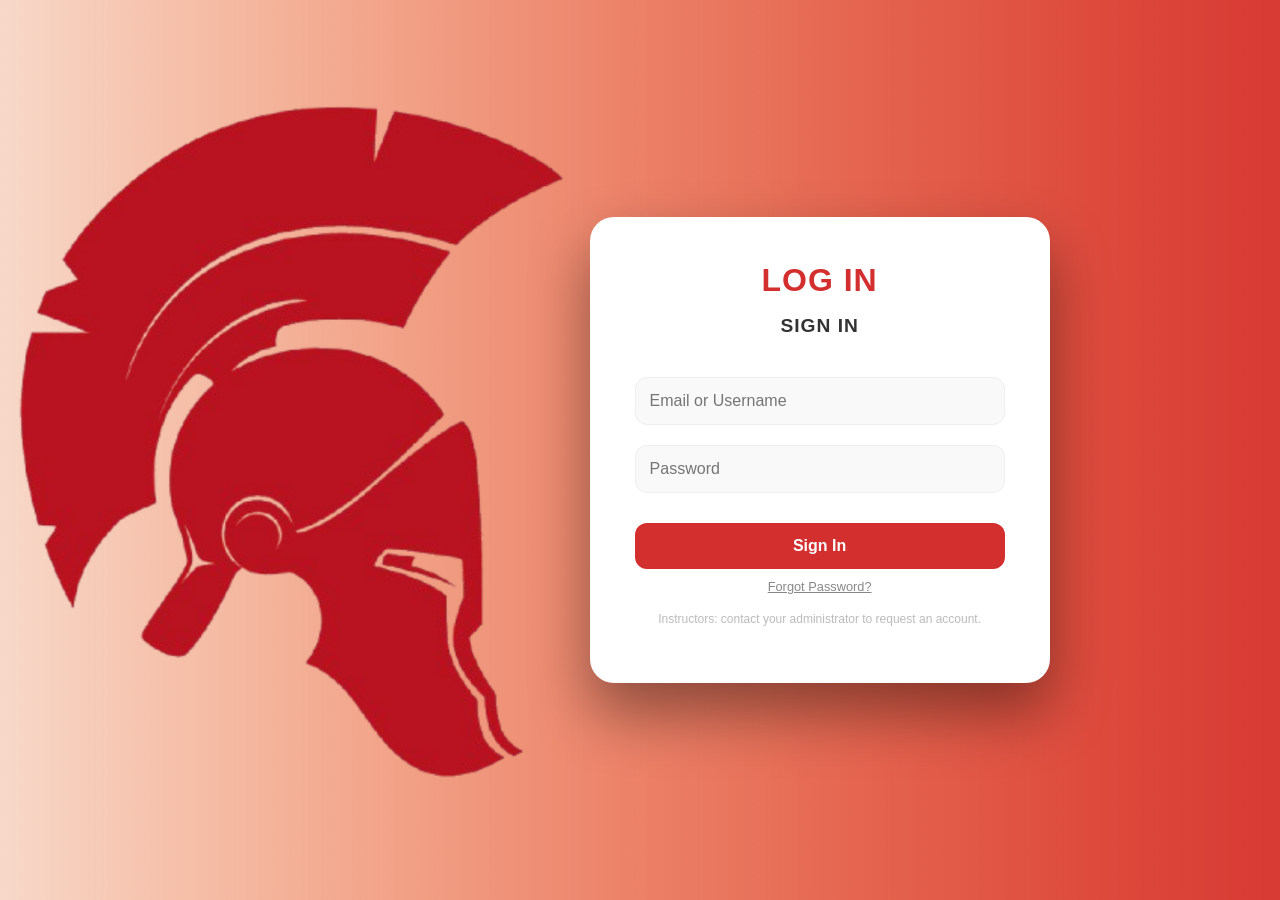
<file: login.html>
<!DOCTYPE html>
<html lang="en">
<head>
    <meta charset="UTF-8">
    <meta name="viewport" content="width=device-width, initial-scale=1.0">
    <title>Instructor Portal</title>
    <link rel="icon" type="image/png" href="face.png">
    <style>
        :root { --red: #d32f2f; }

        body { 
            font-family: 'Segoe UI', sans-serif; 
            background: url('red.png') no-repeat center center fixed; 
            background-size: cover;
            margin: 0; 
            display: flex; 
            justify-content: flex-end; 
            align-items: center; 
            min-height: 100vh;
            padding-right: 18%;
        }

        .modal-card { 
            background: white; 
            padding: 45px; 
            border-radius: 24px; 
            width: 460px;
            text-align: center; 
            box-sizing: border-box;
            box-shadow: 0 30px 60px rgba(0, 0, 0, 0.4); 
        }

        @media (max-width: 768px) {
            body { justify-content: center !important; align-items: center !important; padding: 24px !important; }
            .modal-card { width: 100% !important; max-width: 420px !important; padding: 32px 24px !important; border-radius: 20px !important; }
            input { font-size: 16px !important; }
        }

        .logo { color: var(--red); font-weight: 800; font-size: 2rem; margin-bottom: 5px; letter-spacing: 1px; }
        h2 { margin-bottom: 30px; color: #333; font-weight: 600; font-size: 1.2rem; text-transform: uppercase; letter-spacing: 1px; }

        input { 
            width: 100%; padding: 14px; margin: 10px 0; 
            border: 1px solid #eee; border-radius: 12px; 
            box-sizing: border-box; background: #f9f9f9;
            font-size: 1rem; outline: none; transition: 0.3s;
        }
        input:focus { border-color: var(--red); background: white; box-shadow: 0 0 0 4px rgba(211,47,47,0.05); }

        .btn-red { 
            width: 100%; padding: 14px; background: var(--red); 
            color: white; border: none; border-radius: 12px; 
            cursor: pointer; font-weight: bold; margin-top: 20px; 
            font-size: 1rem; transition: 0.3s;
        }
        .btn-red:hover { background: #b71c1c; transform: translateY(-2px); }
        .btn-red:disabled { background: #ccc; cursor: not-allowed; transform: none; }

        .btn-link { width: 100%; background: none; border: none; color: #888; margin-top: 20px; cursor: pointer; text-decoration: none; font-size: 0.85rem; }
        .forgot-link { display: block; margin-top: 10px; font-size: 0.8rem; color: #888; cursor: pointer; text-decoration: underline; }
        .hidden { display: none !important; }
        .fade-in { animation: fadeIn 0.4s ease-out; }

        @keyframes fadeIn { from { opacity: 0; transform: scale(0.95); } to { opacity: 1; transform: scale(1); } }

        /* Floating Alert */
        #custom-alert {
            position: fixed; top: 20px; left: 50%;
            transform: translateX(-50%) translateY(-100px);
            background: #333; color: white; padding: 12px 25px;
            border-radius: 10px; box-shadow: 0 5px 15px rgba(0,0,0,0.3);
            z-index: 9999; transition: transform 0.4s cubic-bezier(0.68, -0.55, 0.265, 1.55);
            display: flex; align-items: center; gap: 10px; font-weight: 500;
            max-width: 90vw; text-align: center;
        }
        #custom-alert.show { transform: translateX(-50%) translateY(0); }
        .alert-success { border-left: 5px solid #4caf50; }
        .alert-error   { border-left: 5px solid #f44336; }
        .alert-info    { border-left: 5px solid #2196f3; }

        /* OTP Boxes */
        .otp-in {
            width: 45px; height: 50px; text-align: center; 
            font-size: 1.2rem; font-weight: bold;
            border: 2px solid #ddd; border-radius: 8px;
            outline: none; transition: border-color 0.3s;
        }
        .otp-in:focus { border-color: var(--red); }

        /* OTP timer */
        #otp-timer { font-size: 0.78rem; color: #888; margin-top: 10px; }
        #otp-timer span { color: var(--red); font-weight: bold; }

        /* ── FULL-SCREEN LOADING OVERLAY ── */
        #login-loading-overlay {
            position: fixed; inset: 0;
            background: rgba(247,248,250,0.88);
            display: flex; flex-direction: column;
            justify-content: center; align-items: center;
            z-index: 9000; backdrop-filter: blur(6px);
        }
        #login-loading-overlay.hidden { display: none !important; }
        .llo-spinner {
            width: 42px; height: 42px;
            border: 4px solid rgba(211,47,47,0.15);
            border-left-color: var(--red);
            border-radius: 50%;
            animation: lloSpin 0.9s linear infinite;
        }
        .llo-label {
            margin-top: 14px; font-size: 0.72rem; font-weight: 700;
            color: #9CA3AF; letter-spacing: 0.1em; text-transform: uppercase;
        }
        @keyframes lloSpin { to { transform: rotate(360deg); } }

        /* ── NETWORK SLOW BANNER ── */
        #net-banner {
            position: fixed; bottom: 20px; left: 50%;
            transform: translateX(-50%) translateY(80px);
            background: #1F2937; color: #F9FAFB;
            padding: 10px 20px; border-radius: 10px;
            font-size: 0.78rem; font-weight: 600;
            display: flex; align-items: center; gap: 8px;
            box-shadow: 0 4px 20px rgba(0,0,0,0.3);
            transition: transform 0.4s cubic-bezier(0.34,1.56,0.64,1);
            z-index: 8999; white-space: nowrap;
        }
        #net-banner.show { transform: translateX(-50%) translateY(0); }
        .net-dot {
            width: 8px; height: 8px; border-radius: 50%;
            background: #F59E0B; animation: pulse 1s ease-in-out infinite;
        }
        @keyframes pulse { 0%,100%{opacity:1} 50%{opacity:0.3} }
    </style>
</head>
<body>

    <!-- Full-screen loading overlay (shown after successful login) -->
    <div id="login-loading-overlay" class="hidden">
        <div class="llo-spinner"></div>
        <p class="llo-label">Loading dashboard...</p>
    </div>

    <!-- Network slow banner (shown when a request takes too long) -->
    <div id="net-banner">
        <div class="net-dot"></div>
        <span id="net-banner-msg">Connecting to server…</span>
    </div>

    <div id="custom-alert">
        <span id="alert-icon"></span>
        <span id="alert-msg"></span>
    </div>

    <div class="modal-card fade-in" id="main-card">

        <!-- LOGIN VIEW -->
        <div id="view-login">
            <div class="logo">LOG IN</div>
            <h2>Sign In</h2>
            <input type="text" id="ins-email" placeholder="Email or Username" autocomplete="off" spellcheck="false">
            <input type="password" id="ins-pass" placeholder="Password" autocomplete="new-password">
            <button class="btn-red" id="btn-signin" onclick="handleLogin()">Sign In</button>
            <a class="forgot-link" onclick="toggleMainView('forgot-email')">Forgot Password?</a>
            <p style="font-size:0.75rem;color:#bbb;margin-top:18px;text-align:center;">
                Instructors: contact your administrator to request an account.
            </p>
        </div>

        <!-- FORGOT PASSWORD — EMAIL INPUT -->
        <div id="view-forgot-email" class="hidden">
            <div class="logo" style="font-size:1.4rem;">FORGOT?</div>
            <h2 style="margin-bottom:10px;">Reset Password</h2>
            <p style="font-size:0.8rem;color:#888;margin-bottom:10px;">
                Enter your registered email or admin username.<br>We'll send a one-time code to verify it's you.
            </p>
            <input type="text" id="reset-email-input" placeholder="Email or Username">
            <button class="btn-red" id="btn-send-otp" style="margin-top:10px;" onclick="sendOTP()">SEND OTP</button>
            <div style="display:flex;justify-content:space-between;margin-top:20px;">
                <a onclick="toggleMainView('login')" style="cursor:pointer;font-size:0.8rem;color:#888;">⬅ Back to Login</a>
            </div>
        </div>

        <!-- OTP VIEW -->
        <div id="view-otp" class="hidden">
            <div class="logo" style="font-size:1.4rem;">OTP</div>
            <h2>Password Reset</h2>
            <p style="font-size:0.8rem;margin-bottom:15px;color:#888;">
                A 5-digit code was sent to<br><b id="target-display" style="color:#333;"></b>
            </p>
            <div style="display:flex;gap:8px;justify-content:center;margin-bottom:20px;">
                <input type="text" inputmode="numeric" class="otp-in" maxlength="1" oninput="moveNext(this,0)">
                <input type="text" inputmode="numeric" class="otp-in" maxlength="1" oninput="moveNext(this,1)">
                <input type="text" inputmode="numeric" class="otp-in" maxlength="1" oninput="moveNext(this,2)">
                <input type="text" inputmode="numeric" class="otp-in" maxlength="1" oninput="moveNext(this,3)">
                <input type="text" inputmode="numeric" class="otp-in" maxlength="1" oninput="moveNext(this,4)">
            </div>
            <div id="otp-timer">Code expires in <span id="otp-countdown">10:00</span></div>
            <button class="btn-red" id="btn-verify-otp" onclick="validateOTP()">CONTINUE</button>
            <p style="font-size:0.75rem;margin-top:15px;color:#888;">
                Didn't receive the code? 
                <span id="resend-link" onclick="resendOTP()" style="text-decoration:underline;cursor:pointer;color:var(--red);font-weight:bold;">Resend</span>
                <span id="resend-wait" class="hidden" style="color:#bbb;">Resend in <span id="resend-sec">30</span>s</span>
            </p>
        </div>

        <!-- NEW PASSWORD VIEW -->
        <div id="view-new-pass" class="hidden">
            <div class="logo" style="font-size:1.4rem;">NEW PASS</div>
            <h2>Set New Password</h2>
            <p style="font-size:0.75rem;color:#888;margin-bottom:5px;">Enter at least 4 characters</p>
            <input type="password" id="new-p-val"     placeholder="New Password">
            <input type="password" id="confirm-p-val" placeholder="Confirm Password">
            <button class="btn-red" onclick="finalizeReset()">RESET PASSWORD</button>
        </div>

    </div>

    <script>
        // ── NETWORK SLOW BANNER ──────────────────────────────────────────────
        let _netTimer = null;
        function _netStart(msg) {
            clearTimeout(_netTimer);
            _netTimer = setTimeout(() => {
                const b = document.getElementById('net-banner');
                document.getElementById('net-banner-msg').textContent = msg || 'Connecting to server…';
                b.classList.add('show');
            }, 4000); // show banner if request takes > 4s
        }
        function _netStop() {
            clearTimeout(_netTimer);
            document.getElementById('net-banner').classList.remove('show');
        }

        // ── VIEW SWITCHER ────────────────────────────────────────────────────
        function toggleMainView(viewName) {
            ['login','forgot-email','otp','new-pass'].forEach(v => {
                document.getElementById('view-' + v).classList.add('hidden');
            });
            document.getElementById('view-' + viewName).classList.remove('hidden');
        }

        // ── FLOATING ALERT ───────────────────────────────────────────────────
        let _alertTimer = null;
        function showAlert(msg, type = 'info', duration = 4000) {
            const box = document.getElementById('custom-alert');
            box.className = `alert-${type} show`;
            document.getElementById('alert-msg').innerText = msg;
            if (_alertTimer) clearTimeout(_alertTimer);
            _alertTimer = setTimeout(() => box.classList.remove('show'), duration);
        }

        // ── OTP STATE ────────────────────────────────────────────────────────
        let _resetEmail    = '';   // actual OTP-recipient email (may differ from what the user typed, e.g. admin recovery email)
        let _resetRole     = 'instructor';
        let _resetIdentifierInput = '';
        let _otpVerified   = false;
        let _countdownInt  = null;
        let _resendInt     = null;

        // ── OTP DIGIT INPUT HELPERS ──────────────────────────────────────────
        function moveNext(current, index) {
            current.value = current.value.replace(/\D/g, '');  // digits only
            const inputs = document.querySelectorAll('.otp-in');
            if (current.value.length >= 1 && index < inputs.length - 1)
                inputs[index + 1].focus();
        }

        document.querySelectorAll('.otp-in').forEach((input, index) => {
            input.addEventListener('keydown', (e) => {
                if (e.key === 'Backspace' && input.value === '' && index > 0)
                    document.querySelectorAll('.otp-in')[index - 1].focus();
            });
        });

        // ── OTP COUNTDOWN TIMER (10 min) ─────────────────────────────────────
        function startOTPCountdown(seconds = 600) {
            if (_countdownInt) clearInterval(_countdownInt);
            const el = document.getElementById('otp-countdown');
            let remaining = seconds;
            _countdownInt = setInterval(() => {
                remaining--;
                const m = Math.floor(remaining / 60);
                const s = remaining % 60;
                if (el) el.textContent = `${m}:${String(s).padStart(2,'0')}`;
                if (remaining <= 0) {
                    clearInterval(_countdownInt);
                    if (el) el.textContent = 'Expired';
                    showAlert('OTP has expired. Please request a new one.', 'error');
                    document.getElementById('btn-verify-otp').disabled = true;
                }
            }, 1000);
        }

        // ── RESEND COOLDOWN (30 s) ───────────────────────────────────────────
        function startResendCooldown() {
            const resendLink = document.getElementById('resend-link');
            const resendWait = document.getElementById('resend-wait');
            const secEl      = document.getElementById('resend-sec');
            resendLink.classList.add('hidden');
            resendWait.classList.remove('hidden');
            let secs = 30;
            if (_resendInt) clearInterval(_resendInt);
            _resendInt = setInterval(() => {
                secs--;
                if (secEl) secEl.textContent = secs;
                if (secs <= 0) {
                    clearInterval(_resendInt);
                    resendLink.classList.remove('hidden');
                    resendWait.classList.add('hidden');
                }
            }, 1000);
        }

        // ── SEND OTP (calls server — OTP never shown in browser) ─────────────
        async function sendOTP() {
            const identifier = document.getElementById('reset-email-input').value.trim();
            if (!identifier) return showAlert('Please enter your email or username.', 'error');

            const btn = document.getElementById('btn-send-otp');
            btn.disabled    = true;
            btn.textContent = 'Sending...';
            _netStart('Sending OTP… this may take a moment.');

            try {
                const ctrl   = new AbortController();
                const timer  = setTimeout(() => ctrl.abort(), 20000); // 20s timeout
                let res;
                try {
                    res = await fetch('/api/send_otp', {
                        method:  'POST',
                        headers: { 'Content-Type': 'application/json' },
                        body:    JSON.stringify({ identifier }),
                        signal:  ctrl.signal
                    });
                } finally {
                    clearTimeout(timer);
                    _netStop();
                }
                const data = await res.json();

                if (!res.ok) {
                    showAlert(data.error || 'Failed to send OTP.', 'error');
                    btn.disabled = false; btn.textContent = 'SEND OTP';
                    return;
                }

                _resetIdentifierInput = identifier;
                _resetEmail = data.target_email || identifier;
                _resetRole  = data.role || 'instructor';
                document.getElementById('target-display').textContent = data.masked_email || _resetEmail;

                // Show OTP screen — clear boxes
                document.querySelectorAll('.otp-in').forEach(i => i.value = '');
                document.getElementById('btn-verify-otp').disabled = false;
                toggleMainView('otp');
                startOTPCountdown(600);
                startResendCooldown();

                if (data.warn) {
                    // If SendGrid not configured, show setup guidance
                    if (data.warn.includes('RESEND') || data.warn.includes('Resend') || data.warn.includes('SendGrid')) {
                        showAlert('Email not configured on server. Add RESEND_API_KEY to Render environment variables.', 'error', 8000);
                    } else {
                        showAlert(data.warn, 'info', 6000);
                    }
                } else {
                    showAlert('OTP sent! Check your email inbox (and spam folder).', 'success', 5000);
                }
            } catch (fetchErr) {
                _netStop();
                if (fetchErr.name === 'AbortError') {
                    showAlert('Request timed out. The server may be slow — please try again.', 'error', 7000);
                } else {
                    showAlert('Could not reach the server. Check your internet connection.', 'error');
                }
            }

            btn.disabled = false; btn.textContent = 'SEND OTP';
        }

        async function resendOTP() {
            if (!_resetIdentifierInput) return;
            startResendCooldown();
            document.querySelectorAll('.otp-in').forEach(i => i.value = '');
            document.getElementById('btn-verify-otp').disabled = false;

            try {
                const res  = await fetch('/api/send_otp', {
                    method:  'POST',
                    headers: { 'Content-Type': 'application/json' },
                    body:    JSON.stringify({ identifier: _resetIdentifierInput })
                });
                const data = await res.json();
                startOTPCountdown(600);
                showAlert(data.warn || 'New OTP sent to your email.', data.warn ? 'info' : 'success');
            } catch {
                showAlert('Could not resend. Try again.', 'error');
            }
        }

        // ── VALIDATE OTP (server verifies — browser never knows the code) ────
        async function validateOTP() {
            const inputs  = document.querySelectorAll('.otp-in');
            let entered   = '';
            inputs.forEach(i => entered += i.value.trim());

            if (entered.length < 5) return showAlert('Enter all 5 digits.', 'error');

            const btn = document.getElementById('btn-verify-otp');
            btn.disabled = true; btn.textContent = 'Verifying...';

            try {
                const res  = await fetch('/api/verify_otp', {
                    method:  'POST',
                    headers: { 'Content-Type': 'application/json' },
                    body:    JSON.stringify({ email: _resetEmail, otp: entered })
                });
                const data = await res.json();

                if (res.ok) {
                    _otpVerified = true;
                    clearInterval(_countdownInt);
                    showAlert('OTP verified!', 'success');
                    toggleMainView('new-pass');
                } else {
                    showAlert(data.error || 'Invalid code.', 'error');
                    inputs.forEach(i => i.value = '');
                    inputs[0].focus();
                    btn.disabled = false; btn.textContent = 'CONTINUE';

                    if (res.status === 429) {
                        // Locked — disable resend too, ask them to restart
                        document.getElementById('resend-link').classList.add('hidden');
                    }
                }
            } catch {
                showAlert('Server error. Try again.', 'error');
                btn.disabled = false; btn.textContent = 'CONTINUE';
            }
        }

        // ── FINALIZE PASSWORD RESET (requires OTP to have been verified) ─────
        async function finalizeReset() {
            if (!_otpVerified) {
                showAlert('Please verify OTP first.', 'error');
                toggleMainView('otp');
                return;
            }
            const p1 = document.getElementById('new-p-val').value;
            const p2 = document.getElementById('confirm-p-val').value;
            if (!p1 || p1.length < 4) return showAlert('Password must be at least 4 characters.', 'error');
            if (p1 !== p2)            return showAlert('Passwords do not match.', 'error');

            try {
                const res  = await fetch('/api/reset_password', {
                    method:  'POST',
                    headers: { 'Content-Type': 'application/json' },
                    body:    JSON.stringify({ email: _resetEmail, role: _resetRole, password: p1 })
                });
                const data = await res.json();
                if (!res.ok) return showAlert(data.error || 'Reset failed.', 'error');

                _otpVerified = false;
                _resetEmail  = '';
                _resetIdentifierInput = '';
                _resetRole   = 'instructor';
                showAlert('Password updated! Please log in.', 'success');
                setTimeout(() => toggleMainView('login'), 2000);
            } catch {
                showAlert('Server error. Try again.', 'error');
            }
        }

        // ── LOGIN ────────────────────────────────────────────────────────────
        document.addEventListener('keypress', (e) => {
            if (e.key !== 'Enter') return;
            if (!document.getElementById('view-login').classList.contains('hidden'))    handleLogin();
            else if (!document.getElementById('view-forgot-email').classList.contains('hidden')) sendOTP();
            else if (!document.getElementById('view-otp').classList.contains('hidden')) validateOTP();
        });

        async function handleLogin() {
            const identifier = document.getElementById('ins-email').value;
            const p   = document.getElementById('ins-pass').value;
            const btn = document.getElementById('btn-signin');
            btn.disabled = true; btn.textContent = 'Signing in...';
            _netStart('Signing in… this may take a moment.');

            try {
                const res  = await fetch('/api/login', {
                    method:      'POST',
                    credentials: 'include',
                    headers:     { 'Content-Type': 'application/json' },
                    body:        JSON.stringify({ identifier, password: p })
                });
                _netStop();
                const data = await res.json();

                if (res.status === 403) {
                    showAlert('Your account is not yet active. Contact the administrator.', 'error');
                    btn.disabled = false; btn.textContent = 'Sign In';
                } else if (!res.ok) {
                    showAlert(data.error || 'Invalid email or password.', 'error');
                    btn.disabled = false; btn.textContent = 'Sign In';
                } else if (data.role === 'admin') {
                    // Admin session token is read from sessionStorage by the admin
                    // panel (X-Admin-Token header) — persists across this redirect
                    // since sessionStorage survives same-tab navigation.
                    if (data.token) sessionStorage.setItem('admin_token', data.token);
                    document.getElementById('login-loading-overlay').classList.remove('hidden');
                    setTimeout(() => { window.location.href = '/sys/sntl-panel'; }, 900);
                } else {
                    localStorage.setItem('active_session', JSON.stringify({
                        email: data.email,
                        name:  data.name || ''
                    }));
                    // Show full-screen loading overlay (matches admin panel experience)
                    document.getElementById('login-loading-overlay').classList.remove('hidden');
                    setTimeout(() => { window.location.href = '/home'; }, 900);
                }
            } catch {
                _netStop();
                showAlert('Could not reach the server. Check your internet connection.', 'error');
                btn.disabled = false; btn.textContent = 'Sign In';
            }
        }

        // ── IDLE-LOGOUT NOTICE ───────────────────────────────────────────────
        if (new URLSearchParams(window.location.search).get('reason') === 'idle') {
            showAlert('You were signed out due to inactivity.', 'info', 6000);
        }

    </script>
</body>
</html>
</file>
